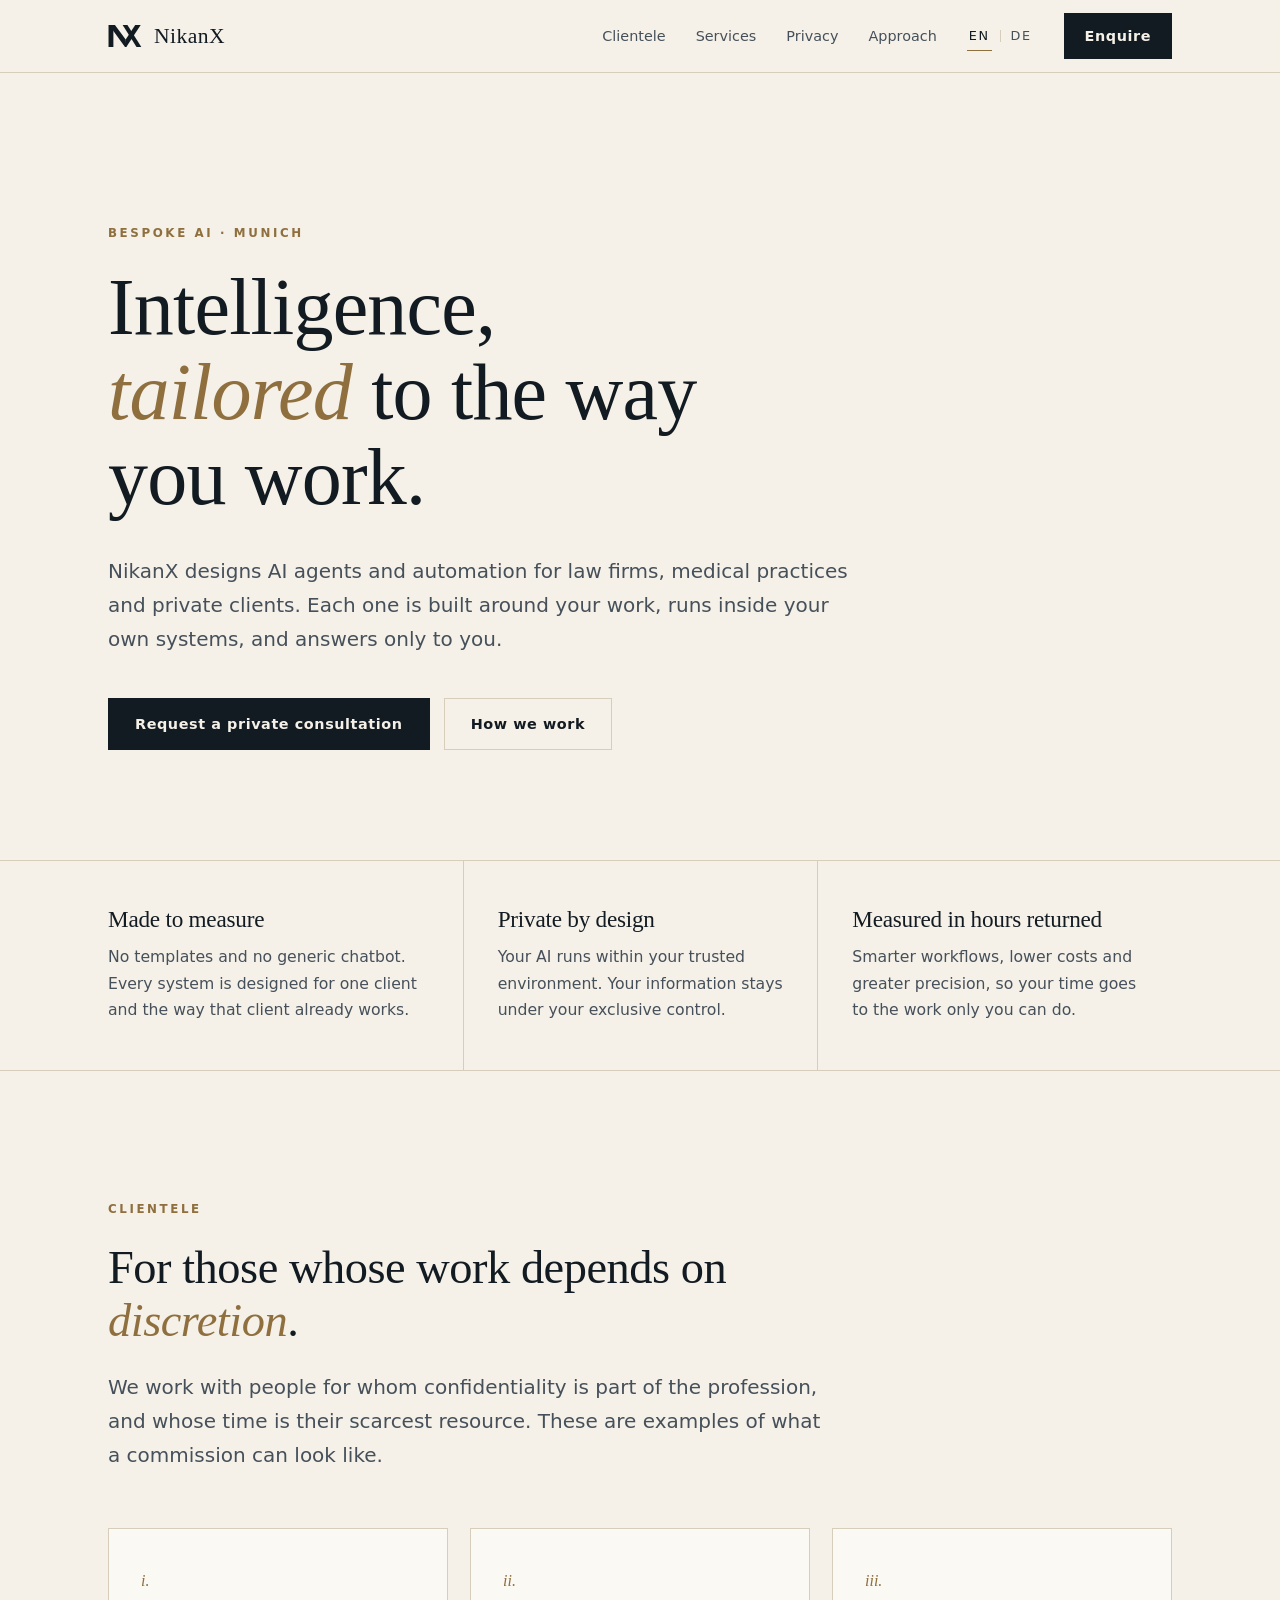
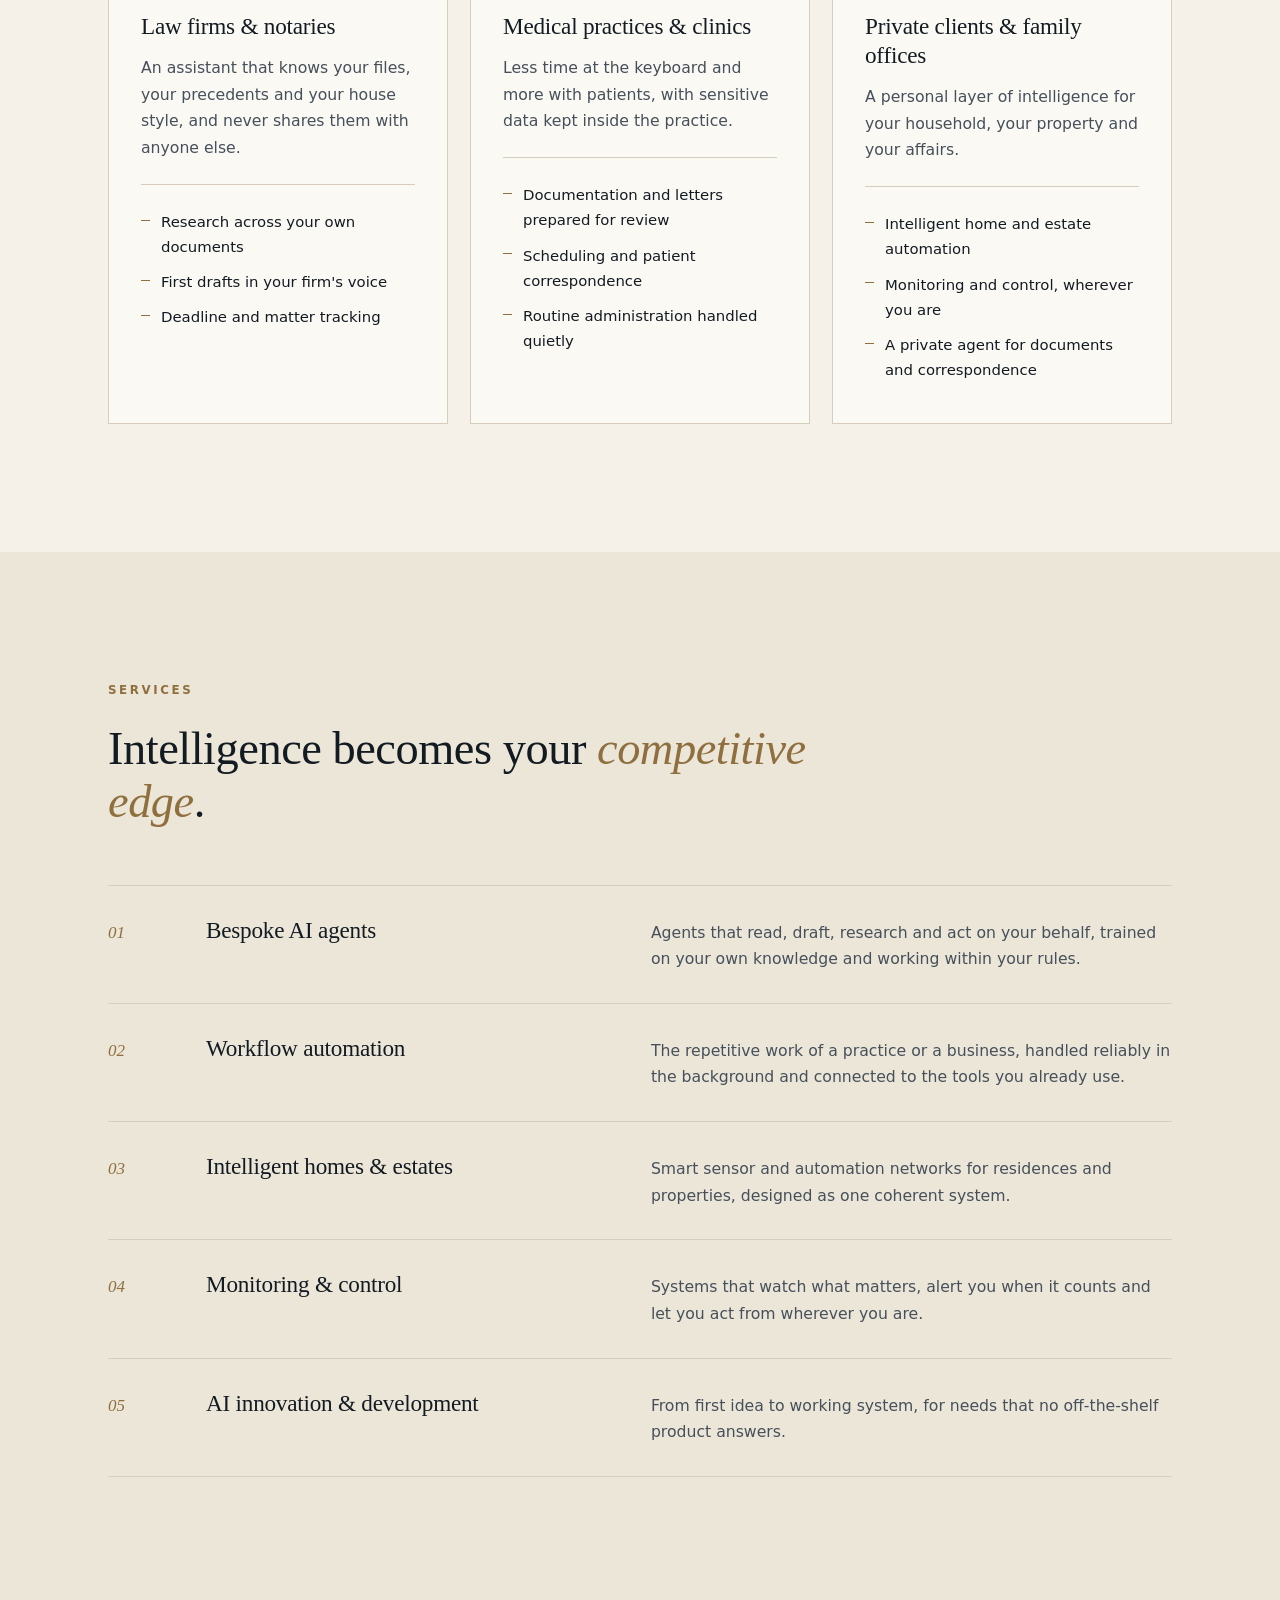
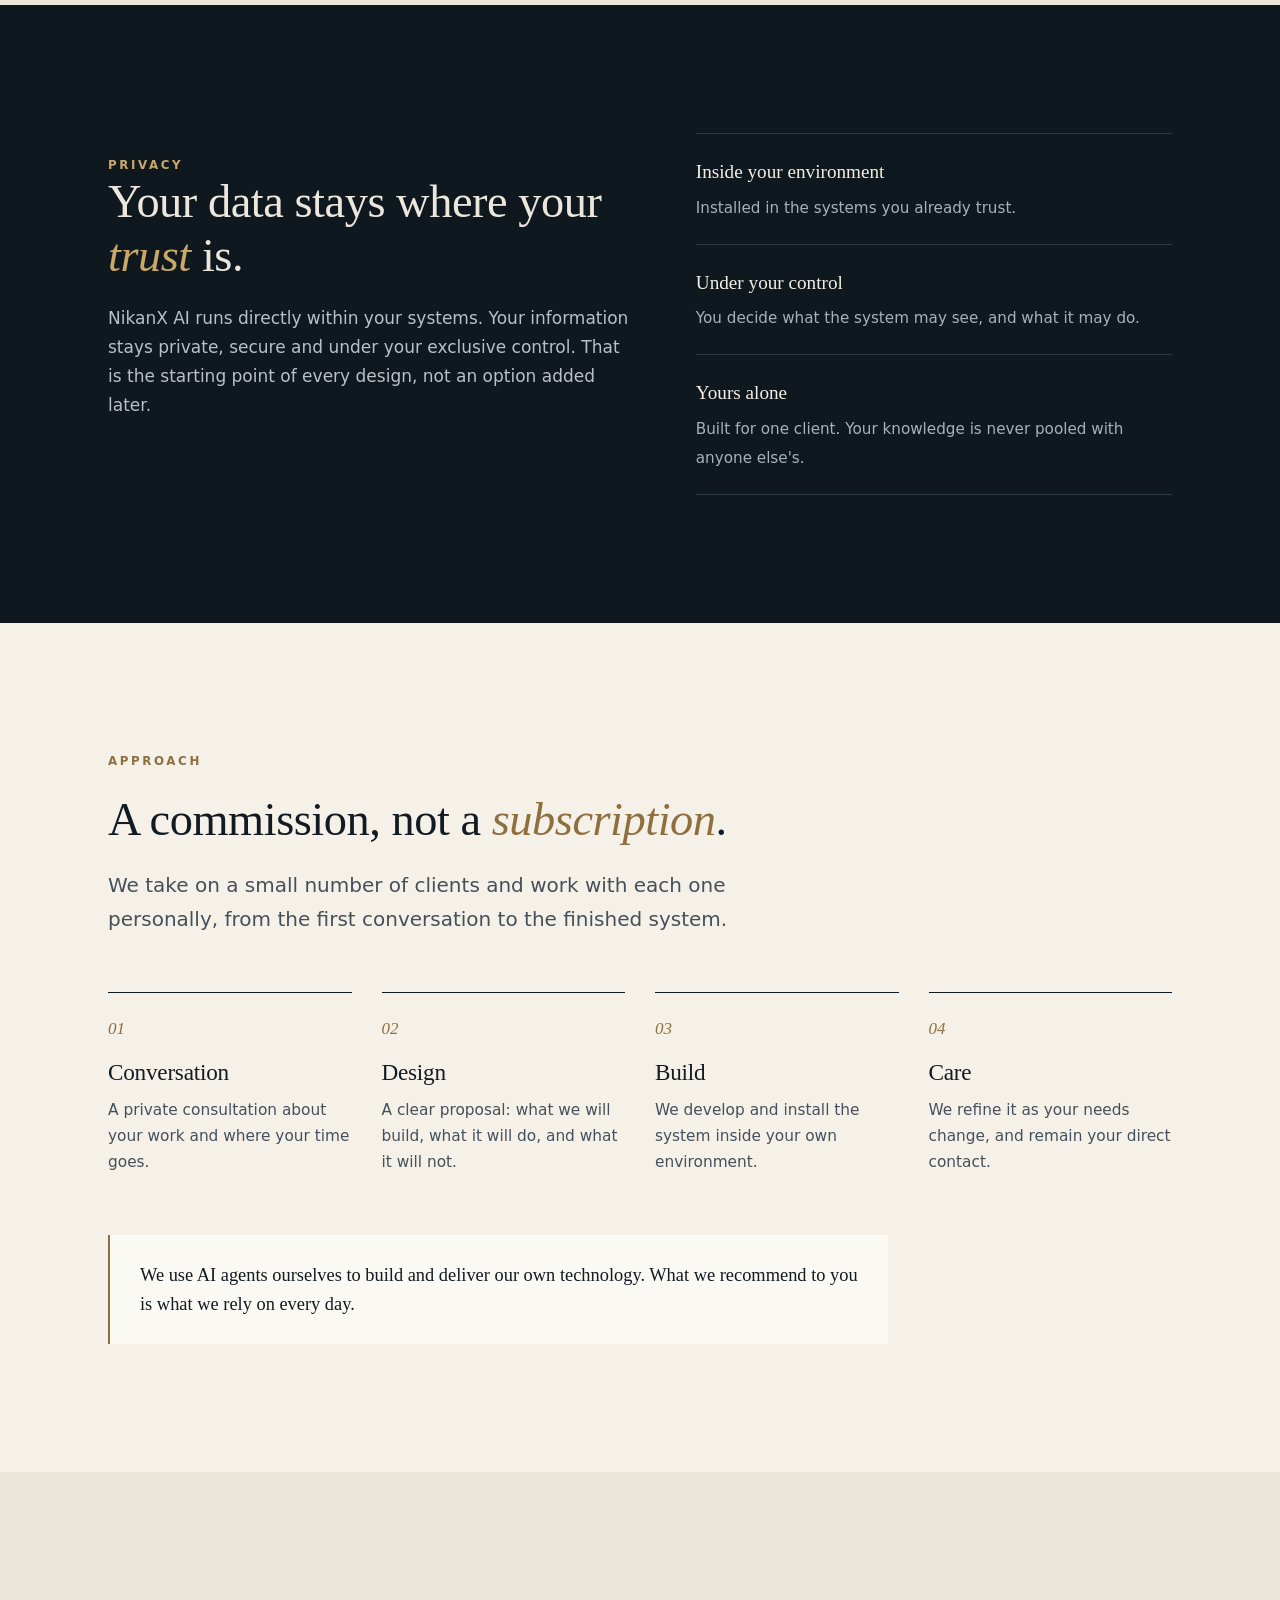
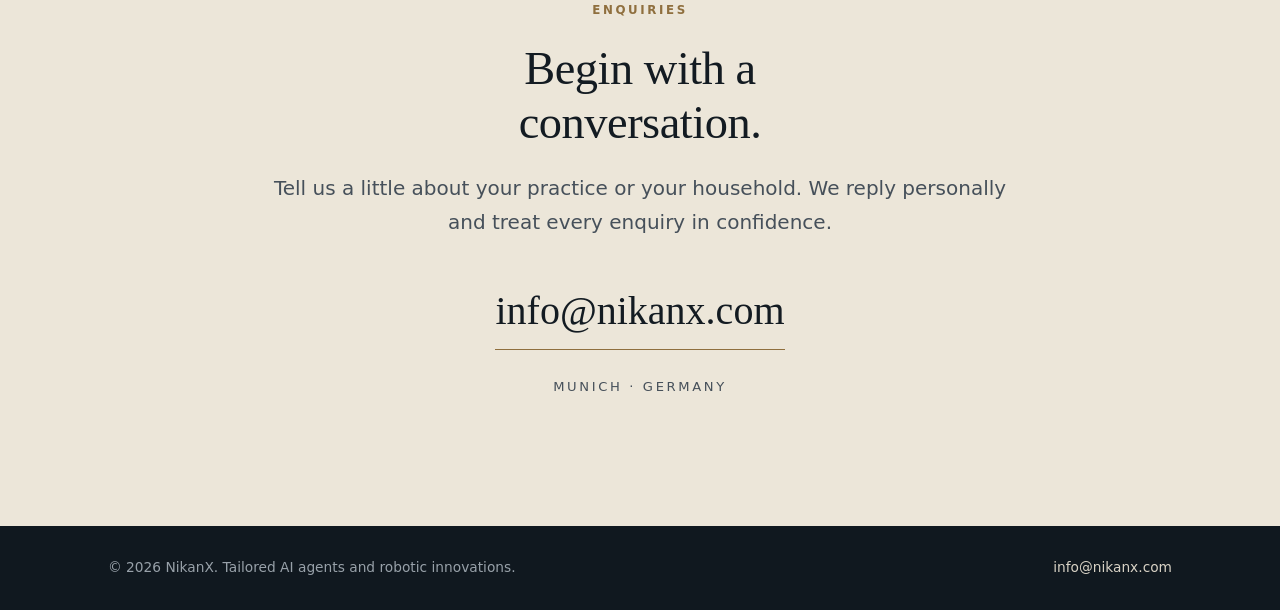
<file: index.html>
<!DOCTYPE html>
<html lang="en">
  <head>
    <meta charset="UTF-8" />
    <meta name="viewport" content="width=device-width, initial-scale=1.0" />
    <meta
      name="description"
      content="NikanX designs bespoke AI agents and automation for law firms, medical practices and private clients. Built around your work, running inside your own systems. Munich."
    />
    <meta name="theme-color" content="#f5f1e8" />
    <title>NikanX | Bespoke AI for Private Practice and Private Clients</title>
    <link rel="alternate" hreflang="en" href="https://nikanx.com/" />
    <link rel="alternate" hreflang="de" href="https://nikanx.com/de/" />
    <link rel="alternate" hreflang="x-default" href="https://nikanx.com/" />
    <link rel="canonical" href="https://nikanx.com/" />

    <link rel="icon" href="/favicon.ico" sizes="any" />
    <link rel="icon" href="/favicon.svg" type="image/svg+xml" />
    <link rel="icon" href="/favicon-48.png" type="image/png" sizes="48x48" />
    <link rel="apple-touch-icon" href="/apple-touch-icon.png" />

    <meta property="og:type" content="website" />
    <meta property="og:site_name" content="NikanX" />
    <meta property="og:url" content="https://nikanx.com/" />
    <meta property="og:title" content="NikanX | Bespoke AI for Private Practice and Private Clients" />
    <meta property="og:description" content="AI agents and automation for law firms, medical practices and private clients. Built around your work, running inside your own systems. Munich." />
    <meta property="og:image" content="https://nikanx.com/og-image.png" />
    <meta property="og:image:width" content="1200" />
    <meta property="og:image:height" content="630" />
    <meta property="og:image:alt" content="NikanX: Intelligence, tailored to the way you work." />
    <meta property="og:locale" content="en_US" />
    <meta property="og:locale:alternate" content="de_DE" />
    <meta name="twitter:card" content="summary_large_image" />
    <meta name="twitter:title" content="NikanX | Bespoke AI for Private Practice and Private Clients" />
    <meta name="twitter:description" content="AI agents and automation for law firms, medical practices and private clients. Built around your work, running inside your own systems. Munich." />
    <meta name="twitter:image" content="https://nikanx.com/og-image.png" />

    <script type="application/ld+json">
      [
        {
          "@context": "https://schema.org",
          "@type": "ProfessionalService",
          "@id": "https://nikanx.com/#organization",
          "name": "NikanX",
          "url": "https://nikanx.com/",
          "logo": "https://nikanx.com/icon-512.png",
          "image": "https://nikanx.com/og-image.png",
          "email": "info@nikanx.com",
          "address": {
            "@type": "PostalAddress",
            "addressLocality": "München",
            "addressCountry": "DE"
          },
          "areaServed": [
            "DE",
            "AT",
            "CH"
          ],
          "knowsLanguage": [
            "de",
            "en"
          ],
          "description": "Bespoke AI agents and automation for law firms, medical practices and private clients."
        },
        {
          "@context": "https://schema.org",
          "@type": "WebPage",
          "@id": "https://nikanx.com/#webpage",
          "url": "https://nikanx.com/",
          "name": "NikanX | Bespoke AI for Private Practice and Private Clients",
          "description": "AI agents and automation for law firms, medical practices and private clients. Built around your work, running inside your own systems. Munich.",
          "inLanguage": "en",
          "about": {
            "@id": "https://nikanx.com/#organization"
          },
          "isPartOf": {
            "@type": "WebSite",
            "@id": "https://nikanx.com/#website",
            "url": "https://nikanx.com/",
            "name": "NikanX"
          }
        }
      ]
    </script>
    <link rel="stylesheet" href="styles.css" />
  </head>

  <body>
    <header>
      <div class="wrap bar">
        <a class="brand" href="#top" aria-label="NikanX home">
          <svg viewBox="195 275 650 440" aria-hidden="true">
            <polygon points="205,285 298,285 298,705 205,705" />
            <polygon points="205,285 328,285 533,560 545,705 520,705 215,285" />
            <polygon points="715,285 820,285 545,705 525,705 533,560" />
            <polygon points="475,285 567,285 832,705 740,705" />
          </svg>
          NikanX
        </a>
        <nav>
          <a href="#clientele">Clientele</a>
          <a href="#services">Services</a>
          <a href="#privacy">Privacy</a>
          <a href="#approach">Approach</a>
          <div class="lang" aria-label="Language">
            <span aria-current="true">EN</span><i></i><a href="de/" lang="de" hreflang="de">DE</a>
          </div>
          <a class="btn" href="mailto:info@nikanx.com">Enquire</a>
        </nav>
      </div>
    </header>

    <main id="top">
      <!-- HERO -->
      <div class="wrap hero">
        <p class="eyebrow reveal">Bespoke AI &middot; Munich</p>
        <h1 class="reveal">Intelligence, <em>tailored</em> to the way you work.</h1>
        <p class="lead reveal">
          NikanX designs AI agents and automation for law firms, medical
          practices and private clients. Each one is built around your work,
          runs inside your own systems, and answers only to you.
        </p>
        <div class="actions reveal">
          <a class="btn" href="mailto:info@nikanx.com?subject=Private%20consultation"
            >Request a private consultation</a
          >
          <a class="btn ghost" href="#approach">How we work</a>
        </div>
      </div>

      <!-- PRINCIPLES -->
      <div class="principles">
        <div class="wrap">
          <div class="principle reveal">
            <h3>Made to measure</h3>
            <p>
              No templates and no generic chatbot. Every system is designed for
              one client and the way that client already works.
            </p>
          </div>
          <div class="principle reveal">
            <h3>Private by design</h3>
            <p>
              Your AI runs within your trusted environment. Your information
              stays under your exclusive control.
            </p>
          </div>
          <div class="principle reveal">
            <h3>Measured in hours returned</h3>
            <p>
              Smarter workflows, lower costs and greater precision, so your
              time goes to the work only you can do.
            </p>
          </div>
        </div>
      </div>

      <!-- CLIENTELE -->
      <section id="clientele">
        <div class="wrap">
          <div class="head reveal">
            <p class="eyebrow">Clientele</p>
            <h2>For those whose work depends on <em>discretion</em>.</h2>
            <p class="lead">
              We work with people for whom confidentiality is part of the
              profession, and whose time is their scarcest resource. These are
              examples of what a commission can look like.
            </p>
          </div>
          <div class="cards">
            <article class="card reveal">
              <div class="no">i.</div>
              <h3>Law firms &amp; notaries</h3>
              <p>
                An assistant that knows your files, your precedents and your
                house style, and never shares them with anyone else.
              </p>
              <ul>
                <li>Research across your own documents</li>
                <li>First drafts in your firm's voice</li>
                <li>Deadline and matter tracking</li>
              </ul>
            </article>
            <article class="card reveal">
              <div class="no">ii.</div>
              <h3>Medical practices &amp; clinics</h3>
              <p>
                Less time at the keyboard and more with patients, with
                sensitive data kept inside the practice.
              </p>
              <ul>
                <li>Documentation and letters prepared for review</li>
                <li>Scheduling and patient correspondence</li>
                <li>Routine administration handled quietly</li>
              </ul>
            </article>
            <article class="card reveal">
              <div class="no">iii.</div>
              <h3>Private clients &amp; family offices</h3>
              <p>
                A personal layer of intelligence for your household, your
                property and your affairs.
              </p>
              <ul>
                <li>Intelligent home and estate automation</li>
                <li>Monitoring and control, wherever you are</li>
                <li>A private agent for documents and correspondence</li>
              </ul>
            </article>
          </div>
        </div>
      </section>

      <!-- SERVICES -->
      <section id="services" class="services">
        <div class="wrap">
          <div class="head reveal">
            <p class="eyebrow">Services</p>
            <h2>Intelligence becomes your <em>competitive edge</em>.</h2>
          </div>
          <div class="rows">
            <div class="row reveal">
              <div class="no">01</div>
              <h3>Bespoke AI agents</h3>
              <p>
                Agents that read, draft, research and act on your behalf,
                trained on your own knowledge and working within your rules.
              </p>
            </div>
            <div class="row reveal">
              <div class="no">02</div>
              <h3>Workflow automation</h3>
              <p>
                The repetitive work of a practice or a business, handled
                reliably in the background and connected to the tools you
                already use.
              </p>
            </div>
            <div class="row reveal">
              <div class="no">03</div>
              <h3>Intelligent homes &amp; estates</h3>
              <p>
                Smart sensor and automation networks for residences and
                properties, designed as one coherent system.
              </p>
            </div>
            <div class="row reveal">
              <div class="no">04</div>
              <h3>Monitoring &amp; control</h3>
              <p>
                Systems that watch what matters, alert you when it counts and
                let you act from wherever you are.
              </p>
            </div>
            <div class="row reveal">
              <div class="no">05</div>
              <h3>AI innovation &amp; development</h3>
              <p>
                From first idea to working system, for needs that no
                off-the-shelf product answers.
              </p>
            </div>
          </div>
        </div>
      </section>

      <!-- PRIVACY -->
      <section id="privacy" class="privacy">
        <div class="wrap grid">
          <div class="reveal">
            <p class="eyebrow">Privacy</p>
            <h2>Your data stays where your <em>trust</em> is.</h2>
            <p>
              NikanX AI runs directly within your systems. Your information
              stays private, secure and under your exclusive control. That is
              the starting point of every design, not an option added later.
            </p>
          </div>
          <ul class="pledges reveal">
            <li>
              <strong>Inside your environment</strong>
              <span>Installed in the systems you already trust.</span>
            </li>
            <li>
              <strong>Under your control</strong>
              <span>You decide what the system may see, and what it may do.</span>
            </li>
            <li>
              <strong>Yours alone</strong>
              <span>Built for one client. Your knowledge is never pooled with anyone else's.</span>
            </li>
          </ul>
        </div>
      </section>

      <!-- APPROACH -->
      <section id="approach">
        <div class="wrap">
          <div class="head reveal">
            <p class="eyebrow">Approach</p>
            <h2>A commission, not a <em>subscription</em>.</h2>
            <p class="lead">
              We take on a small number of clients and work with each one
              personally, from the first conversation to the finished system.
            </p>
          </div>
          <div class="steps">
            <div class="step reveal">
              <h3>Conversation</h3>
              <p>A private consultation about your work and where your time goes.</p>
            </div>
            <div class="step reveal">
              <h3>Design</h3>
              <p>A clear proposal: what we will build, what it will do, and what it will not.</p>
            </div>
            <div class="step reveal">
              <h3>Build</h3>
              <p>We develop and install the system inside your own environment.</p>
            </div>
            <div class="step reveal">
              <h3>Care</h3>
              <p>We refine it as your needs change, and remain your direct contact.</p>
            </div>
          </div>
          <p class="aside reveal">
            We use AI agents ourselves to build and deliver our own technology.
            What we recommend to you is what we rely on every day.
          </p>
        </div>
      </section>

      <!-- CONTACT -->
      <section id="contact" class="contact">
        <div class="wrap">
          <p class="eyebrow reveal">Enquiries</p>
          <h2 class="reveal">Begin with a conversation.</h2>
          <p class="lead reveal">
            Tell us a little about your practice or your household. We reply
            personally and treat every enquiry in confidence.
          </p>
          <a class="mail reveal" href="mailto:info@nikanx.com">info@nikanx.com</a>
          <p class="place reveal">Munich &middot; Germany</p>
        </div>
      </section>
    </main>

    <footer>
      <div class="wrap">
        <span>&copy; 2026 NikanX. Tailored AI agents and robotic innovations.</span>
        <a href="mailto:info@nikanx.com">info@nikanx.com</a>
      </div>
    </footer>

    <script>
      (function () {
        var items = document.querySelectorAll(".reveal");
        if (!("IntersectionObserver" in window)) {
          items.forEach(function (el) {
            el.classList.add("in");
          });
          return;
        }
        var io = new IntersectionObserver(
          function (entries) {
            entries.forEach(function (e) {
              if (e.isIntersecting) {
                e.target.classList.add("in");
                io.unobserve(e.target);
              }
            });
          },
          { threshold: 0.12 }
        );
        items.forEach(function (el) {
          io.observe(el);
        });
      })();
    </script>
  </body>
</html>
</file>
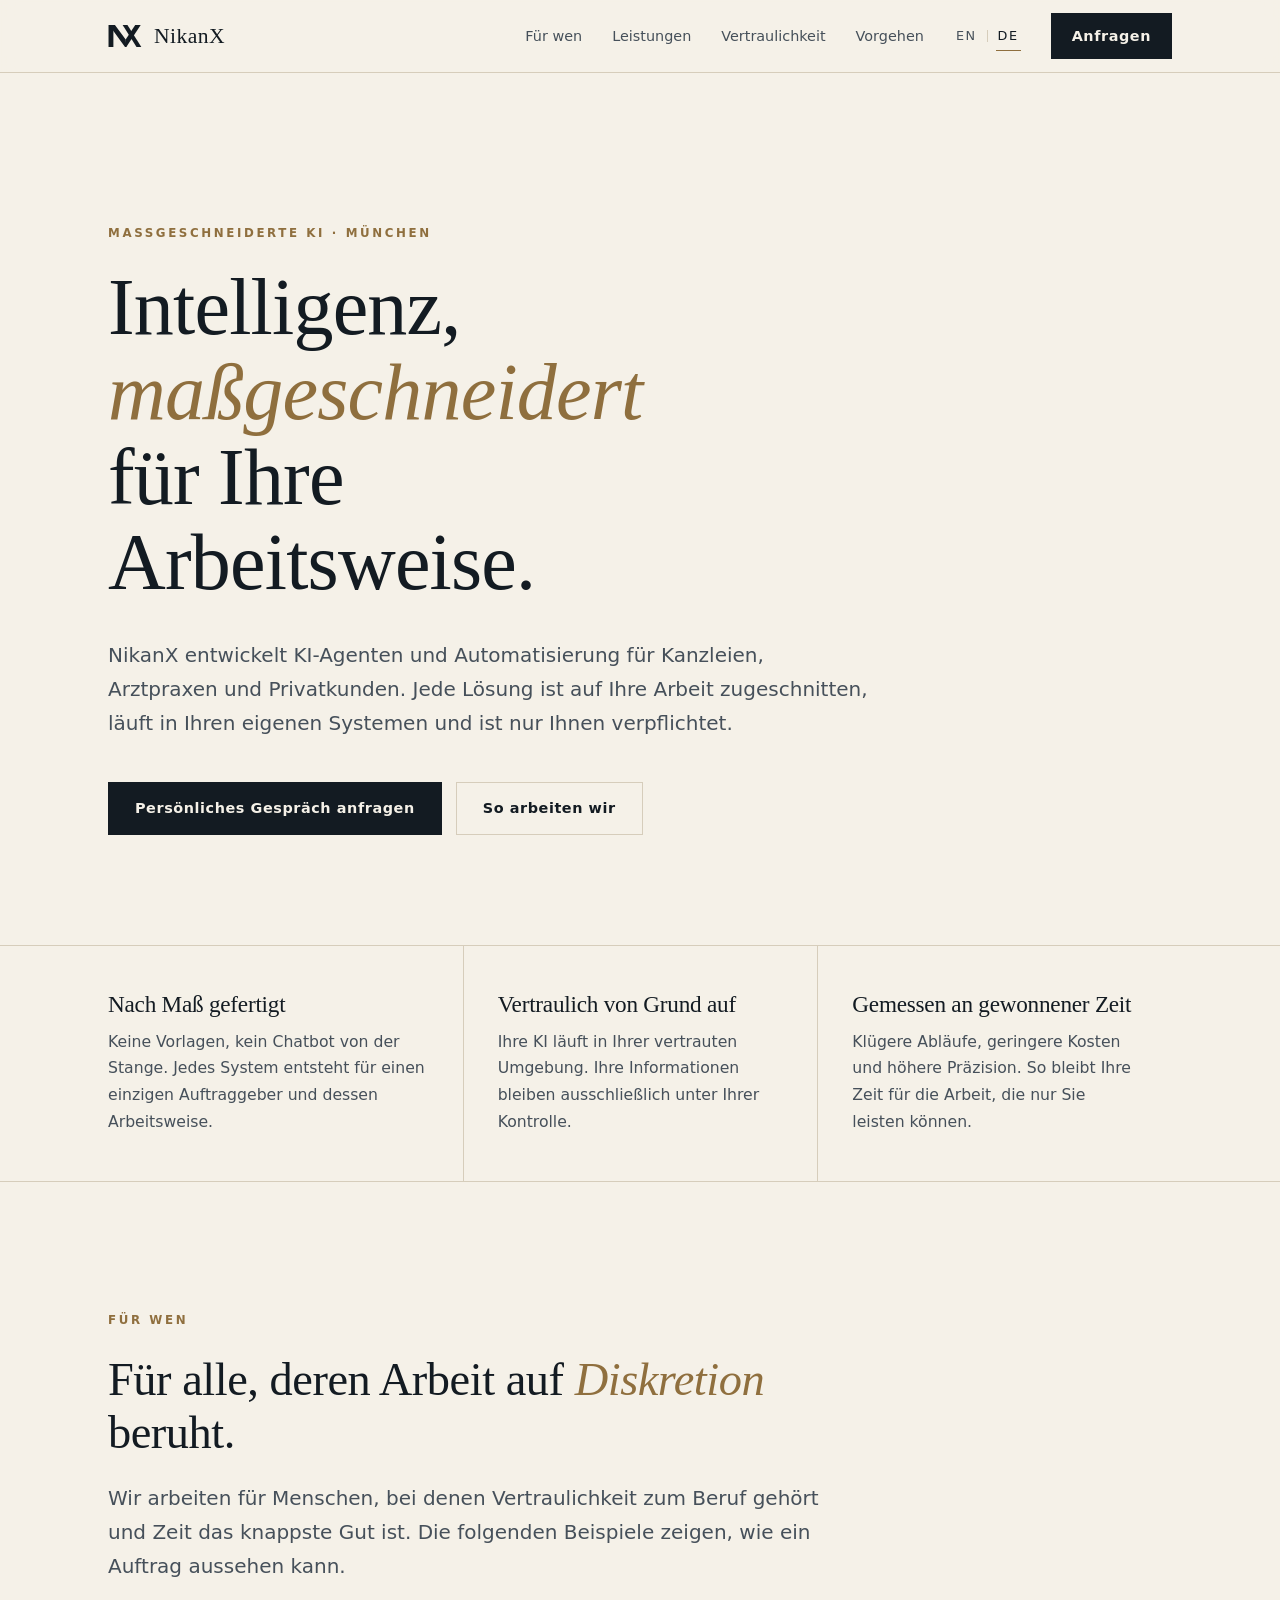
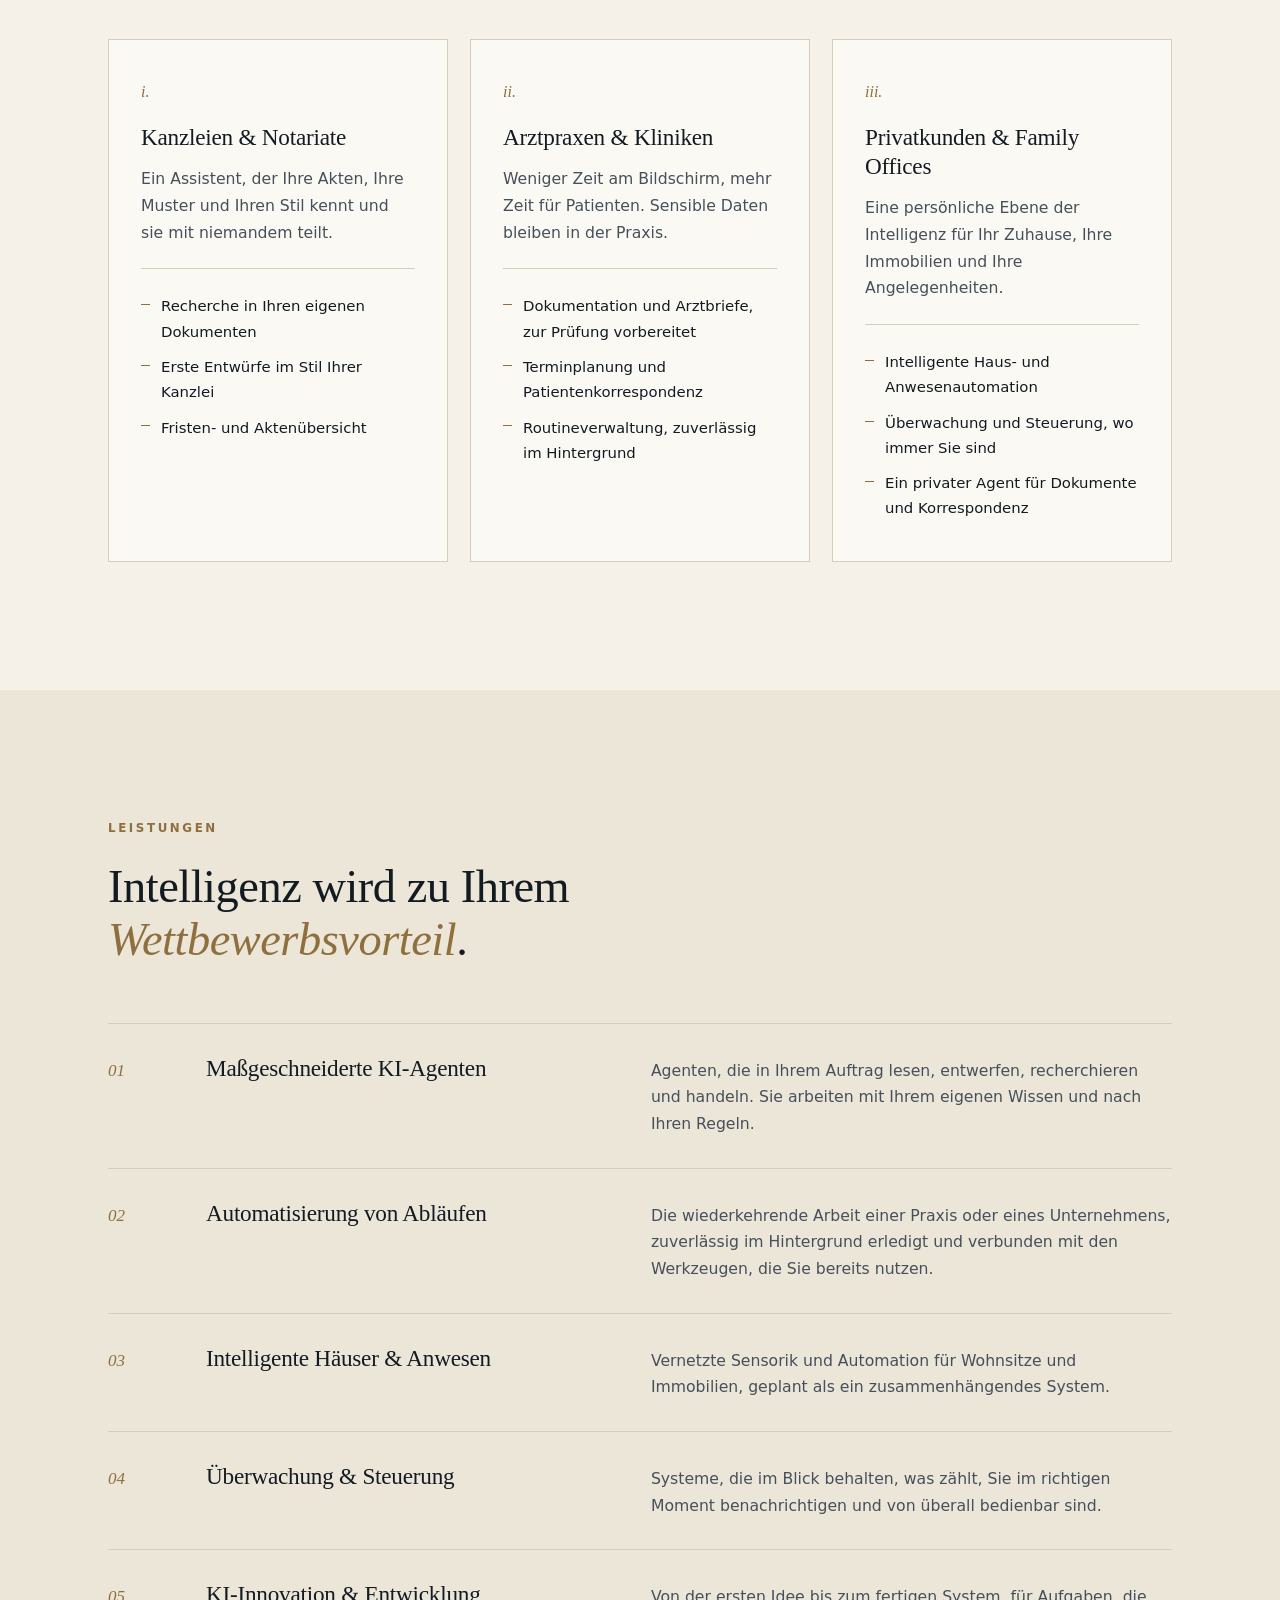
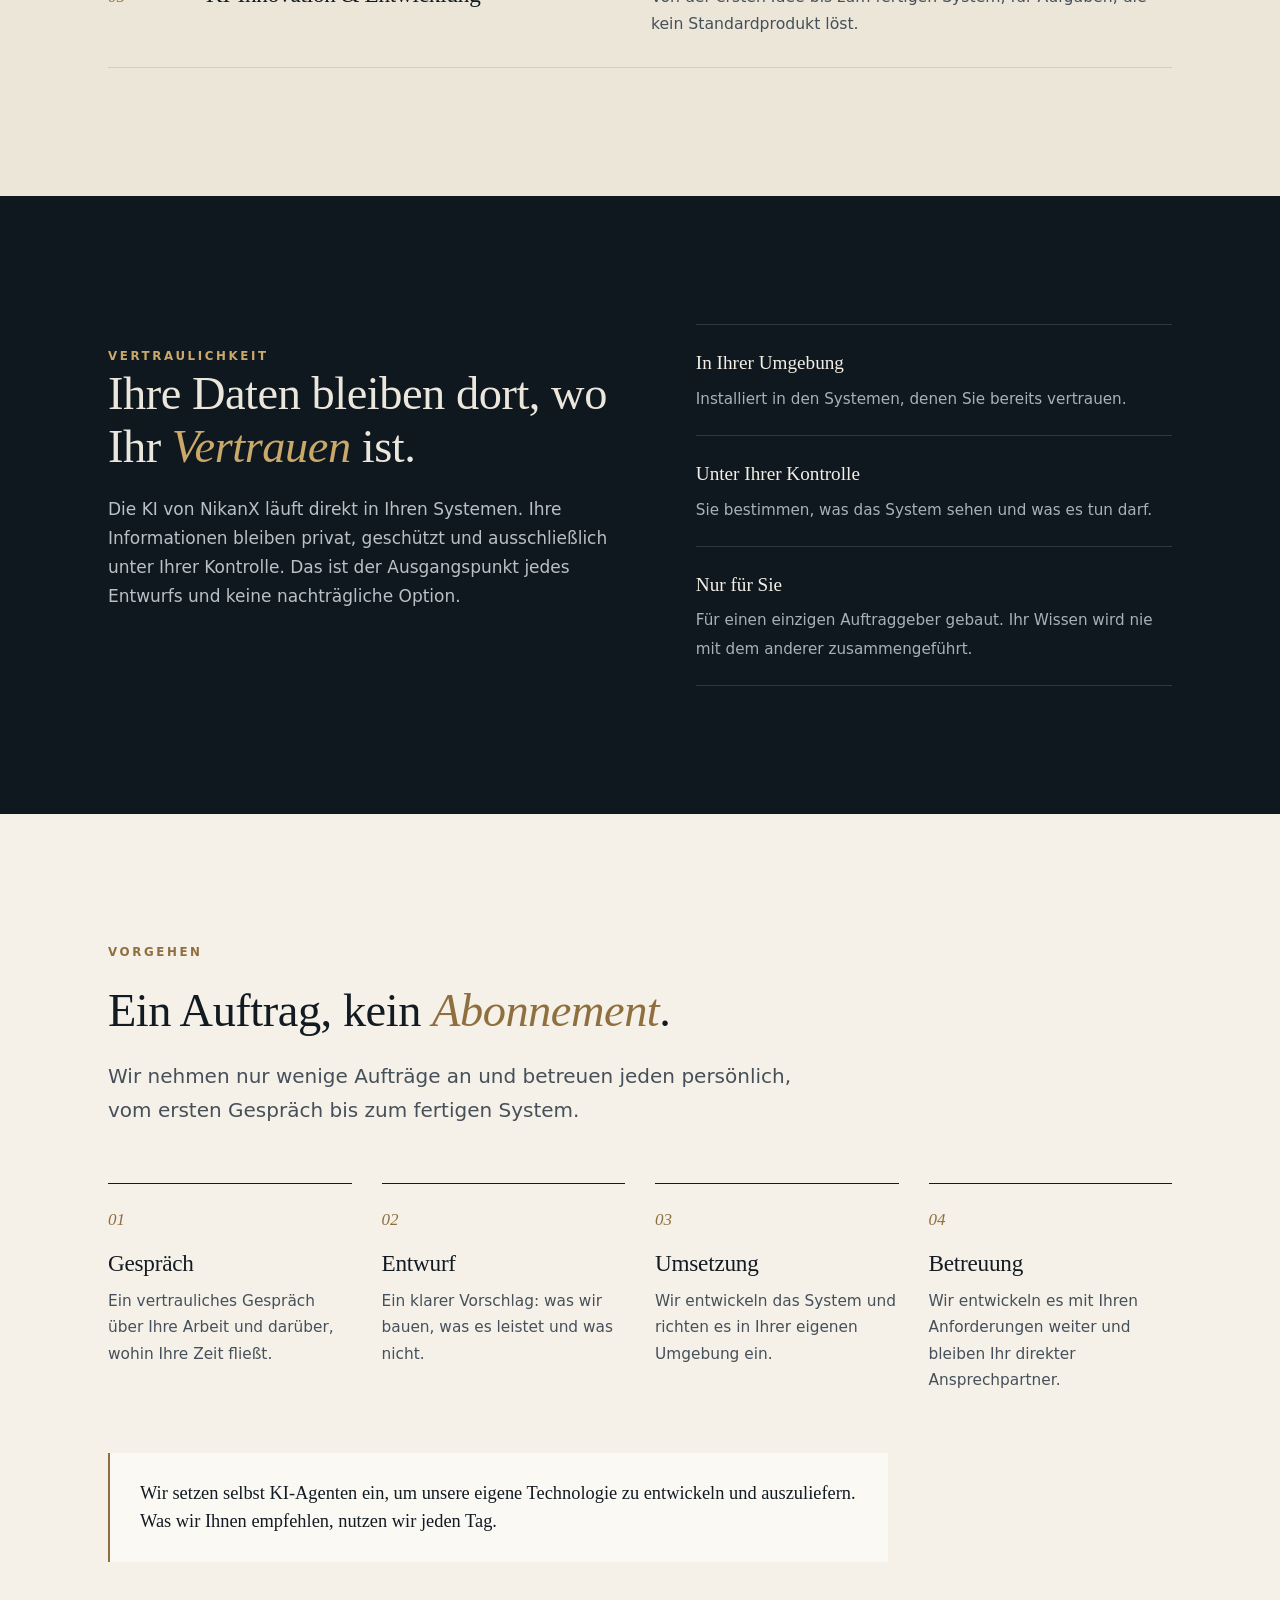
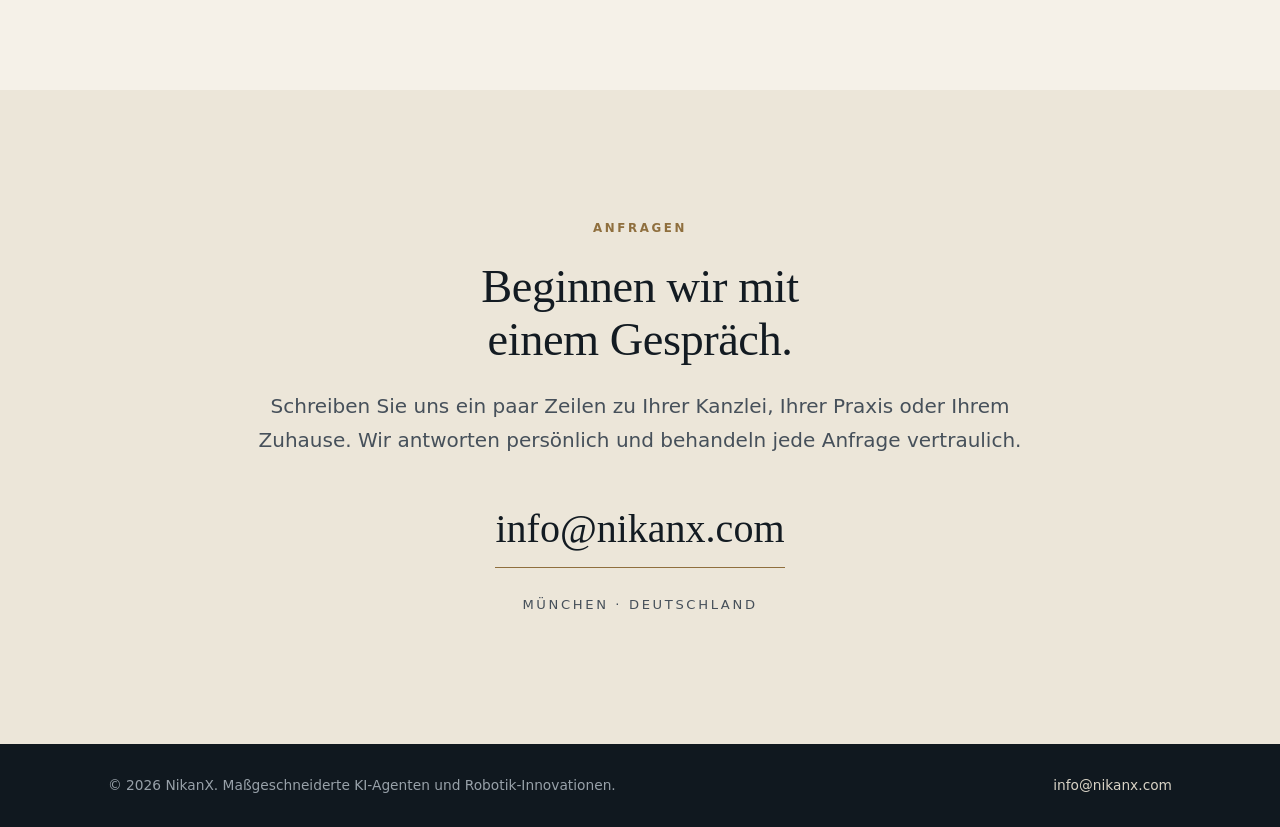
<file: de/index.html>
<!DOCTYPE html>
<html lang="de">
  <head>
    <meta charset="UTF-8" />
    <meta name="viewport" content="width=device-width, initial-scale=1.0" />
    <meta
      name="description"
      content="NikanX entwickelt maßgeschneiderte KI-Agenten und Automatisierung für Kanzleien, Arztpraxen und Privatkunden. Auf Ihre Arbeit zugeschnitten, in Ihren eigenen Systemen. München."
    />
    <meta name="theme-color" content="#f5f1e8" />
    <title>NikanX | Maßgeschneiderte KI für Kanzleien, Praxen und Privatkunden</title>
    <link rel="alternate" hreflang="en" href="https://nikanx.com/" />
    <link rel="alternate" hreflang="de" href="https://nikanx.com/de/" />
    <link rel="alternate" hreflang="x-default" href="https://nikanx.com/" />
    <link rel="canonical" href="https://nikanx.com/de/" />

    <link rel="icon" href="/favicon.ico" sizes="any" />
    <link rel="icon" href="/favicon.svg" type="image/svg+xml" />
    <link rel="icon" href="/favicon-48.png" type="image/png" sizes="48x48" />
    <link rel="apple-touch-icon" href="/apple-touch-icon.png" />

    <meta property="og:type" content="website" />
    <meta property="og:site_name" content="NikanX" />
    <meta property="og:url" content="https://nikanx.com/de/" />
    <meta property="og:title" content="NikanX | Maßgeschneiderte KI für Kanzleien, Praxen und Privatkunden" />
    <meta property="og:description" content="KI-Agenten und Automatisierung für Kanzleien, Arztpraxen und Privatkunden. Auf Ihre Arbeit zugeschnitten, in Ihren eigenen Systemen. München." />
    <meta property="og:image" content="https://nikanx.com/og-image.png" />
    <meta property="og:image:width" content="1200" />
    <meta property="og:image:height" content="630" />
    <meta property="og:image:alt" content="NikanX: Intelligenz, maßgeschneidert für Ihre Arbeitsweise." />
    <meta property="og:locale" content="de_DE" />
    <meta property="og:locale:alternate" content="en_US" />
    <meta name="twitter:card" content="summary_large_image" />
    <meta name="twitter:title" content="NikanX | Maßgeschneiderte KI für Kanzleien, Praxen und Privatkunden" />
    <meta name="twitter:description" content="KI-Agenten und Automatisierung für Kanzleien, Arztpraxen und Privatkunden. Auf Ihre Arbeit zugeschnitten, in Ihren eigenen Systemen. München." />
    <meta name="twitter:image" content="https://nikanx.com/og-image.png" />

    <script type="application/ld+json">
      [
        {
          "@context": "https://schema.org",
          "@type": "ProfessionalService",
          "@id": "https://nikanx.com/#organization",
          "name": "NikanX",
          "url": "https://nikanx.com/",
          "logo": "https://nikanx.com/icon-512.png",
          "image": "https://nikanx.com/og-image.png",
          "email": "info@nikanx.com",
          "address": {
            "@type": "PostalAddress",
            "addressLocality": "München",
            "addressCountry": "DE"
          },
          "areaServed": [
            "DE",
            "AT",
            "CH"
          ],
          "knowsLanguage": [
            "de",
            "en"
          ],
          "description": "Maßgeschneiderte KI-Agenten und Automatisierung für Kanzleien, Arztpraxen und Privatkunden."
        },
        {
          "@context": "https://schema.org",
          "@type": "WebPage",
          "@id": "https://nikanx.com/de/#webpage",
          "url": "https://nikanx.com/de/",
          "name": "NikanX | Maßgeschneiderte KI für Kanzleien, Praxen und Privatkunden",
          "description": "KI-Agenten und Automatisierung für Kanzleien, Arztpraxen und Privatkunden. Auf Ihre Arbeit zugeschnitten, in Ihren eigenen Systemen. München.",
          "inLanguage": "de",
          "about": {
            "@id": "https://nikanx.com/#organization"
          },
          "isPartOf": {
            "@type": "WebSite",
            "@id": "https://nikanx.com/#website",
            "url": "https://nikanx.com/",
            "name": "NikanX"
          }
        }
      ]
    </script>
    <link rel="stylesheet" href="../styles.css" />
  </head>

  <body>
    <header>
      <div class="wrap bar">
        <a class="brand" href="#top" aria-label="NikanX Startseite">
          <svg viewBox="195 275 650 440" aria-hidden="true">
            <polygon points="205,285 298,285 298,705 205,705" />
            <polygon points="205,285 328,285 533,560 545,705 520,705 215,285" />
            <polygon points="715,285 820,285 545,705 525,705 533,560" />
            <polygon points="475,285 567,285 832,705 740,705" />
          </svg>
          NikanX
        </a>
        <nav>
          <a href="#clientele">Für wen</a>
          <a href="#services">Leistungen</a>
          <a href="#privacy">Vertraulichkeit</a>
          <a href="#approach">Vorgehen</a>
          <div class="lang" aria-label="Sprache">
            <a href="../" lang="en" hreflang="en">EN</a><i></i><span aria-current="true">DE</span>
          </div>
          <a class="btn" href="mailto:info@nikanx.com">Anfragen</a>
        </nav>
      </div>
    </header>

    <main id="top">
      <!-- HERO -->
      <div class="wrap hero">
        <p class="eyebrow reveal">Maßgeschneiderte KI &middot; München</p>
        <h1 class="reveal">Intelligenz, <em>maßgeschneidert</em> für Ihre Arbeitsweise.</h1>
        <p class="lead reveal">
          NikanX entwickelt KI-Agenten und Automatisierung für Kanzleien,
          Arztpraxen und Privatkunden. Jede Lösung ist auf Ihre Arbeit
          zugeschnitten, läuft in Ihren eigenen Systemen und ist nur Ihnen
          verpflichtet.
        </p>
        <div class="actions reveal">
          <a class="btn" href="mailto:info@nikanx.com?subject=Pers%C3%B6nliches%20Gespr%C3%A4ch"
            >Persönliches Gespräch anfragen</a
          >
          <a class="btn ghost" href="#approach">So arbeiten wir</a>
        </div>
      </div>

      <!-- PRINCIPLES -->
      <div class="principles">
        <div class="wrap">
          <div class="principle reveal">
            <h3>Nach Maß gefertigt</h3>
            <p>
              Keine Vorlagen, kein Chatbot von der Stange. Jedes System
              entsteht für einen einzigen Auftraggeber und dessen Arbeitsweise.
            </p>
          </div>
          <div class="principle reveal">
            <h3>Vertraulich von Grund auf</h3>
            <p>
              Ihre KI läuft in Ihrer vertrauten Umgebung. Ihre Informationen
              bleiben ausschließlich unter Ihrer Kontrolle.
            </p>
          </div>
          <div class="principle reveal">
            <h3>Gemessen an gewonnener Zeit</h3>
            <p>
              Klügere Abläufe, geringere Kosten und höhere Präzision. So bleibt
              Ihre Zeit für die Arbeit, die nur Sie leisten können.
            </p>
          </div>
        </div>
      </div>

      <!-- CLIENTELE -->
      <section id="clientele">
        <div class="wrap">
          <div class="head reveal">
            <p class="eyebrow">Für wen</p>
            <h2>Für alle, deren Arbeit auf <em>Diskretion</em> beruht.</h2>
            <p class="lead">
              Wir arbeiten für Menschen, bei denen Vertraulichkeit zum Beruf
              gehört und Zeit das knappste Gut ist. Die folgenden Beispiele
              zeigen, wie ein Auftrag aussehen kann.
            </p>
          </div>
          <div class="cards">
            <article class="card reveal">
              <div class="no">i.</div>
              <h3>Kanzleien &amp; Notariate</h3>
              <p>
                Ein Assistent, der Ihre Akten, Ihre Muster und Ihren Stil
                kennt und sie mit niemandem teilt.
              </p>
              <ul>
                <li>Recherche in Ihren eigenen Dokumenten</li>
                <li>Erste Entwürfe im Stil Ihrer Kanzlei</li>
                <li>Fristen- und Aktenübersicht</li>
              </ul>
            </article>
            <article class="card reveal">
              <div class="no">ii.</div>
              <h3>Arztpraxen &amp; Kliniken</h3>
              <p>
                Weniger Zeit am Bildschirm, mehr Zeit für Patienten. Sensible
                Daten bleiben in der Praxis.
              </p>
              <ul>
                <li>Dokumentation und Arztbriefe, zur Prüfung vorbereitet</li>
                <li>Terminplanung und Patientenkorrespondenz</li>
                <li>Routineverwaltung, zuverlässig im Hintergrund</li>
              </ul>
            </article>
            <article class="card reveal">
              <div class="no">iii.</div>
              <h3>Privatkunden &amp; Family Offices</h3>
              <p>
                Eine persönliche Ebene der Intelligenz für Ihr Zuhause, Ihre
                Immobilien und Ihre Angelegenheiten.
              </p>
              <ul>
                <li>Intelligente Haus- und Anwesenautomation</li>
                <li>Überwachung und Steuerung, wo immer Sie sind</li>
                <li>Ein privater Agent für Dokumente und Korrespondenz</li>
              </ul>
            </article>
          </div>
        </div>
      </section>

      <!-- SERVICES -->
      <section id="services" class="services">
        <div class="wrap">
          <div class="head reveal">
            <p class="eyebrow">Leistungen</p>
            <h2>Intelligenz wird zu Ihrem <em>Wettbewerbsvorteil</em>.</h2>
          </div>
          <div class="rows">
            <div class="row reveal">
              <div class="no">01</div>
              <h3>Maßgeschneiderte KI-Agenten</h3>
              <p>
                Agenten, die in Ihrem Auftrag lesen, entwerfen, recherchieren
                und handeln. Sie arbeiten mit Ihrem eigenen Wissen und nach
                Ihren Regeln.
              </p>
            </div>
            <div class="row reveal">
              <div class="no">02</div>
              <h3>Automatisierung von Abläufen</h3>
              <p>
                Die wiederkehrende Arbeit einer Praxis oder eines Unternehmens,
                zuverlässig im Hintergrund erledigt und verbunden mit den
                Werkzeugen, die Sie bereits nutzen.
              </p>
            </div>
            <div class="row reveal">
              <div class="no">03</div>
              <h3>Intelligente Häuser &amp; Anwesen</h3>
              <p>
                Vernetzte Sensorik und Automation für Wohnsitze und Immobilien,
                geplant als ein zusammenhängendes System.
              </p>
            </div>
            <div class="row reveal">
              <div class="no">04</div>
              <h3>Überwachung &amp; Steuerung</h3>
              <p>
                Systeme, die im Blick behalten, was zählt, Sie im richtigen
                Moment benachrichtigen und von überall bedienbar sind.
              </p>
            </div>
            <div class="row reveal">
              <div class="no">05</div>
              <h3>KI-Innovation &amp; Entwicklung</h3>
              <p>
                Von der ersten Idee bis zum fertigen System, für Aufgaben, die
                kein Standardprodukt löst.
              </p>
            </div>
          </div>
        </div>
      </section>

      <!-- PRIVACY -->
      <section id="privacy" class="privacy">
        <div class="wrap grid">
          <div class="reveal">
            <p class="eyebrow">Vertraulichkeit</p>
            <h2>Ihre Daten bleiben dort, wo Ihr <em>Vertrauen</em> ist.</h2>
            <p>
              Die KI von NikanX läuft direkt in Ihren Systemen. Ihre
              Informationen bleiben privat, geschützt und ausschließlich unter
              Ihrer Kontrolle. Das ist der Ausgangspunkt jedes Entwurfs und
              keine nachträgliche Option.
            </p>
          </div>
          <ul class="pledges reveal">
            <li>
              <strong>In Ihrer Umgebung</strong>
              <span>Installiert in den Systemen, denen Sie bereits vertrauen.</span>
            </li>
            <li>
              <strong>Unter Ihrer Kontrolle</strong>
              <span>Sie bestimmen, was das System sehen und was es tun darf.</span>
            </li>
            <li>
              <strong>Nur für Sie</strong>
              <span>Für einen einzigen Auftraggeber gebaut. Ihr Wissen wird nie mit dem anderer zusammengeführt.</span>
            </li>
          </ul>
        </div>
      </section>

      <!-- APPROACH -->
      <section id="approach">
        <div class="wrap">
          <div class="head reveal">
            <p class="eyebrow">Vorgehen</p>
            <h2>Ein Auftrag, kein <em>Abonnement</em>.</h2>
            <p class="lead">
              Wir nehmen nur wenige Aufträge an und betreuen jeden persönlich,
              vom ersten Gespräch bis zum fertigen System.
            </p>
          </div>
          <div class="steps">
            <div class="step reveal">
              <h3>Gespräch</h3>
              <p>Ein vertrauliches Gespräch über Ihre Arbeit und darüber, wohin Ihre Zeit fließt.</p>
            </div>
            <div class="step reveal">
              <h3>Entwurf</h3>
              <p>Ein klarer Vorschlag: was wir bauen, was es leistet und was nicht.</p>
            </div>
            <div class="step reveal">
              <h3>Umsetzung</h3>
              <p>Wir entwickeln das System und richten es in Ihrer eigenen Umgebung ein.</p>
            </div>
            <div class="step reveal">
              <h3>Betreuung</h3>
              <p>Wir entwickeln es mit Ihren Anforderungen weiter und bleiben Ihr direkter Ansprechpartner.</p>
            </div>
          </div>
          <p class="aside reveal">
            Wir setzen selbst KI-Agenten ein, um unsere eigene Technologie zu
            entwickeln und auszuliefern. Was wir Ihnen empfehlen, nutzen wir
            jeden Tag.
          </p>
        </div>
      </section>

      <!-- CONTACT -->
      <section id="contact" class="contact">
        <div class="wrap">
          <p class="eyebrow reveal">Anfragen</p>
          <h2 class="reveal">Beginnen wir mit einem Gespräch.</h2>
          <p class="lead reveal">
            Schreiben Sie uns ein paar Zeilen zu Ihrer Kanzlei, Ihrer Praxis
            oder Ihrem Zuhause. Wir antworten persönlich und behandeln jede
            Anfrage vertraulich.
          </p>
          <a class="mail reveal" href="mailto:info@nikanx.com">info@nikanx.com</a>
          <p class="place reveal">München &middot; Deutschland</p>
        </div>
      </section>
    </main>

    <footer>
      <div class="wrap">
        <span>&copy; 2026 NikanX. Maßgeschneiderte KI-Agenten und Robotik-Innovationen.</span>
        <a href="mailto:info@nikanx.com">info@nikanx.com</a>
      </div>
    </footer>

    <script>
      (function () {
        var items = document.querySelectorAll(".reveal");
        if (!("IntersectionObserver" in window)) {
          items.forEach(function (el) {
            el.classList.add("in");
          });
          return;
        }
        var io = new IntersectionObserver(
          function (entries) {
            entries.forEach(function (e) {
              if (e.isIntersecting) {
                e.target.classList.add("in");
                io.unobserve(e.target);
              }
            });
          },
          { threshold: 0.12 }
        );
        items.forEach(function (el) {
          io.observe(el);
        });
      })();
    </script>
  </body>
</html>
</file>
<file: styles.css>
:root {
  --paper: #f5f1e8;
  --paper-2: #ece6d9;
  --ink: #131b22;
  --ink-soft: #46505a;
  --line: #d6cdbb;
  --brass: #8f6f3e;
  --brass-light: #c9a86a;
  --night: #10181f;
  --night-2: #18232c;
  --serif: "Iowan Old Style", "Palatino Linotype", Palatino, "Book Antiqua",
    Georgia, serif;
  --sans: "Segoe UI", system-ui, -apple-system, "Helvetica Neue", Arial,
    sans-serif;
  --wrap: 1120px;
}

* {
  box-sizing: border-box;
}
html {
  scroll-behavior: smooth;
}
body {
  margin: 0;
  background: var(--paper);
  color: var(--ink);
  font-family: var(--sans);
  font-size: 17px;
  line-height: 1.7;
  -webkit-font-smoothing: antialiased;
}
a {
  color: inherit;
}
.wrap {
  max-width: var(--wrap);
  margin: 0 auto;
  padding-left: 28px;
  padding-right: 28px;
}

/* Type */
h1,
h2,
h3 {
  font-family: var(--serif);
  font-weight: 400;
  letter-spacing: -0.01em;
  margin: 0;
}
h1 {
  font-size: clamp(2.6rem, 6.4vw, 5rem);
  line-height: 1.06;
}
h2 {
  font-size: clamp(1.9rem, 3.8vw, 2.9rem);
  line-height: 1.15;
}
h3 {
  font-size: 1.45rem;
  line-height: 1.25;
}
em {
  font-style: italic;
  color: var(--brass);
}
.eyebrow {
  font-size: 0.74rem;
  font-weight: 600;
  letter-spacing: 0.22em;
  text-transform: uppercase;
  color: var(--brass);
  margin: 0 0 22px;
}
.lead {
  font-size: clamp(1.08rem, 1.6vw, 1.25rem);
  color: var(--ink-soft);
  max-width: 60ch;
}

/* Header */
header {
  position: sticky;
  top: 0;
  z-index: 10;
  background: rgba(245, 241, 232, 0.92);
  backdrop-filter: blur(8px);
  border-bottom: 1px solid var(--line);
}
.bar {
  display: flex;
  align-items: center;
  justify-content: space-between;
  gap: 24px;
  height: 72px;
}
.brand {
  display: flex;
  align-items: center;
  gap: 12px;
  text-decoration: none;
  font-family: var(--serif);
  font-size: 1.35rem;
  letter-spacing: 0.02em;
}
.brand svg {
  width: 34px;
  height: 24px;
  fill: currentColor;
}
nav {
  display: flex;
  align-items: center;
  gap: 30px;
  font-size: 0.9rem;
}
nav a {
  text-decoration: none;
  color: var(--ink-soft);
}
nav a:hover {
  color: var(--ink);
}
.btn {
  display: inline-block;
  padding: 13px 26px;
  border: 1px solid var(--ink);
  background: var(--ink);
  color: var(--paper);
  font-size: 0.9rem;
  font-weight: 600;
  letter-spacing: 0.04em;
  text-decoration: none;
  transition: background 0.2s, color 0.2s;
}
.btn:hover {
  background: transparent;
  color: var(--ink);
}
.btn.ghost {
  background: transparent;
  color: var(--ink);
  border-color: var(--line);
}
.btn.ghost:hover {
  border-color: var(--ink);
}
nav .btn {
  padding: 10px 20px;
  color: var(--paper);
}
nav .btn:hover {
  color: var(--ink);
}

/* Hero */
.hero {
  padding-top: clamp(72px, 12vw, 150px);
  padding-bottom: clamp(64px, 9vw, 110px);
}
.hero h1 {
  max-width: 15ch;
}
.hero .lead {
  margin: 34px 0 42px;
}
.actions {
  display: flex;
  flex-wrap: wrap;
  gap: 14px;
}

/* Principles */
.principles {
  border-top: 1px solid var(--line);
  border-bottom: 1px solid var(--line);
}
.principles .wrap {
  display: grid;
  grid-template-columns: repeat(3, 1fr);
}
.principle {
  padding: 44px 34px 46px 0;
}
.principle + .principle {
  padding-left: 34px;
  border-left: 1px solid var(--line);
}
.principle h3 {
  margin-bottom: 10px;
}
.principle p {
  margin: 0;
  color: var(--ink-soft);
  font-size: 0.98rem;
}

/* Sections */
section {
  padding: clamp(72px, 10vw, 128px) 0;
}
.head {
  max-width: 720px;
  margin-bottom: 56px;
}
.head .lead {
  margin: 22px 0 0;
}

/* Clientele */
.cards {
  display: grid;
  grid-template-columns: repeat(3, 1fr);
  gap: 22px;
}
.card {
  background: #fbf9f4;
  border: 1px solid var(--line);
  padding: 38px 32px 34px;
}
.card .no {
  font-family: var(--serif);
  font-style: italic;
  color: var(--brass);
  font-size: 1rem;
  margin-bottom: 18px;
}
.card p {
  color: var(--ink-soft);
  font-size: 0.98rem;
  margin: 14px 0 22px;
}
.card ul {
  list-style: none;
  margin: 0;
  padding: 20px 0 0;
  border-top: 1px solid var(--line);
  font-size: 0.93rem;
}
.card li {
  padding: 5px 0 5px 20px;
  position: relative;
}
.card li::before {
  content: "";
  position: absolute;
  left: 0;
  top: 1em;
  width: 9px;
  height: 1px;
  background: var(--brass);
}

/* Services */
.services {
  background: var(--paper-2);
}
.rows {
  border-top: 1px solid var(--line);
}
.row {
  display: grid;
  grid-template-columns: 70px 1fr 1.25fr;
  gap: 28px;
  align-items: baseline;
  padding: 30px 0;
  border-bottom: 1px solid var(--line);
}
.row .no {
  font-family: var(--serif);
  font-style: italic;
  color: var(--brass);
}
.row p {
  margin: 0;
  color: var(--ink-soft);
  font-size: 0.98rem;
}

/* Privacy band */
.privacy {
  background: var(--night);
  color: #ece7dc;
}
.privacy .eyebrow {
  color: var(--brass-light);
}
.privacy em {
  color: var(--brass-light);
}
.privacy .grid {
  display: grid;
  grid-template-columns: 1.1fr 1fr;
  gap: 64px;
  align-items: start;
}
.privacy p {
  color: #b9c0c6;
  margin: 22px 0 0;
}
.pledges {
  list-style: none;
  margin: 0;
  padding: 0;
  border-top: 1px solid #2c3944;
}
.pledges li {
  padding: 22px 0;
  border-bottom: 1px solid #2c3944;
}
.pledges strong {
  display: block;
  font-family: var(--serif);
  font-weight: 400;
  font-size: 1.2rem;
  color: #f3efe6;
  margin-bottom: 4px;
}
.pledges span {
  color: #a9b1b8;
  font-size: 0.95rem;
}

/* Process */
.steps {
  display: grid;
  grid-template-columns: repeat(4, 1fr);
  gap: 30px;
  counter-reset: step;
}
.step {
  border-top: 1px solid var(--ink);
  padding-top: 22px;
}
.step::before {
  counter-increment: step;
  content: "0" counter(step);
  display: block;
  font-family: var(--serif);
  font-style: italic;
  color: var(--brass);
  margin-bottom: 14px;
}
.step p {
  margin: 10px 0 0;
  color: var(--ink-soft);
  font-size: 0.96rem;
}
.aside {
  margin: 60px 0 0;
  padding: 26px 30px;
  border-left: 2px solid var(--brass);
  background: #fbf9f4;
  font-family: var(--serif);
  font-size: 1.15rem;
  line-height: 1.55;
  max-width: 780px;
}

/* Contact */
.contact {
  background: var(--paper-2);
  text-align: center;
}
.contact h2 {
  max-width: 18ch;
  margin: 0 auto;
}
.contact .lead {
  margin: 22px auto 38px;
}
.mail {
  display: inline-block;
  font-family: var(--serif);
  font-size: clamp(1.5rem, 4vw, 2.5rem);
  text-decoration: none;
  border-bottom: 1px solid var(--brass);
  padding-bottom: 4px;
}
.mail:hover {
  color: var(--brass);
}
.place {
  margin: 26px 0 0;
  font-size: 0.82rem;
  letter-spacing: 0.2em;
  text-transform: uppercase;
  color: var(--ink-soft);
}

/* Footer */
footer {
  background: var(--night);
  color: #98a1a9;
  font-size: 0.86rem;
  padding: 30px 0;
}
footer .wrap {
  display: flex;
  justify-content: space-between;
  flex-wrap: wrap;
  gap: 12px;
}
footer a {
  color: #d8d2c5;
  text-decoration: none;
}

/* Reveal */
.reveal {
  opacity: 0;
  transform: translateY(18px);
  transition: opacity 0.8s ease, transform 0.8s ease;
}
.reveal.in {
  opacity: 1;
  transform: none;
}
@media (prefers-reduced-motion: reduce) {
  .reveal {
    opacity: 1;
    transform: none;
    transition: none;
  }
  html {
    scroll-behavior: auto;
  }
}

/* Responsive */
@media (max-width: 900px) {
  nav a:not(.btn) {
    display: none;
  }
  .principles .wrap,
  .cards,
  .privacy .grid {
    grid-template-columns: 1fr;
  }
  .principle,
  .principle + .principle {
    padding: 30px 0;
    border-left: 0;
  }
  .principle + .principle {
    border-top: 1px solid var(--line);
  }
  .privacy .grid {
    gap: 40px;
  }
  .steps {
    grid-template-columns: 1fr 1fr;
  }
  .row {
    grid-template-columns: 44px 1fr;
    gap: 8px 16px;
  }
  .row p {
    grid-column: 2;
  }
}
@media (max-width: 520px) {
  body {
    font-size: 16px;
  }
  .wrap {
    padding-left: 20px;
    padding-right: 20px;
  }
  .steps {
    grid-template-columns: 1fr;
  }
  nav .btn {
    padding: 9px 14px;
    font-size: 0.8rem;
  }
}

/* Language switch */
.lang {
  display: flex;
  align-items: center;
  gap: 8px;
  font-size: 0.8rem;
  letter-spacing: 0.12em;
}
.lang a,
.lang span {
  text-decoration: none;
  color: var(--ink-soft);
  padding: 4px 2px;
}
.lang [aria-current] {
  color: var(--ink);
  border-bottom: 1px solid var(--brass);
}
.lang i {
  width: 1px;
  height: 12px;
  background: var(--line);
}
@media (max-width: 900px) {
  nav {
    gap: 16px;
  }
  nav .lang a,
  nav .lang span {
    display: inline;
  }
}
</file>
